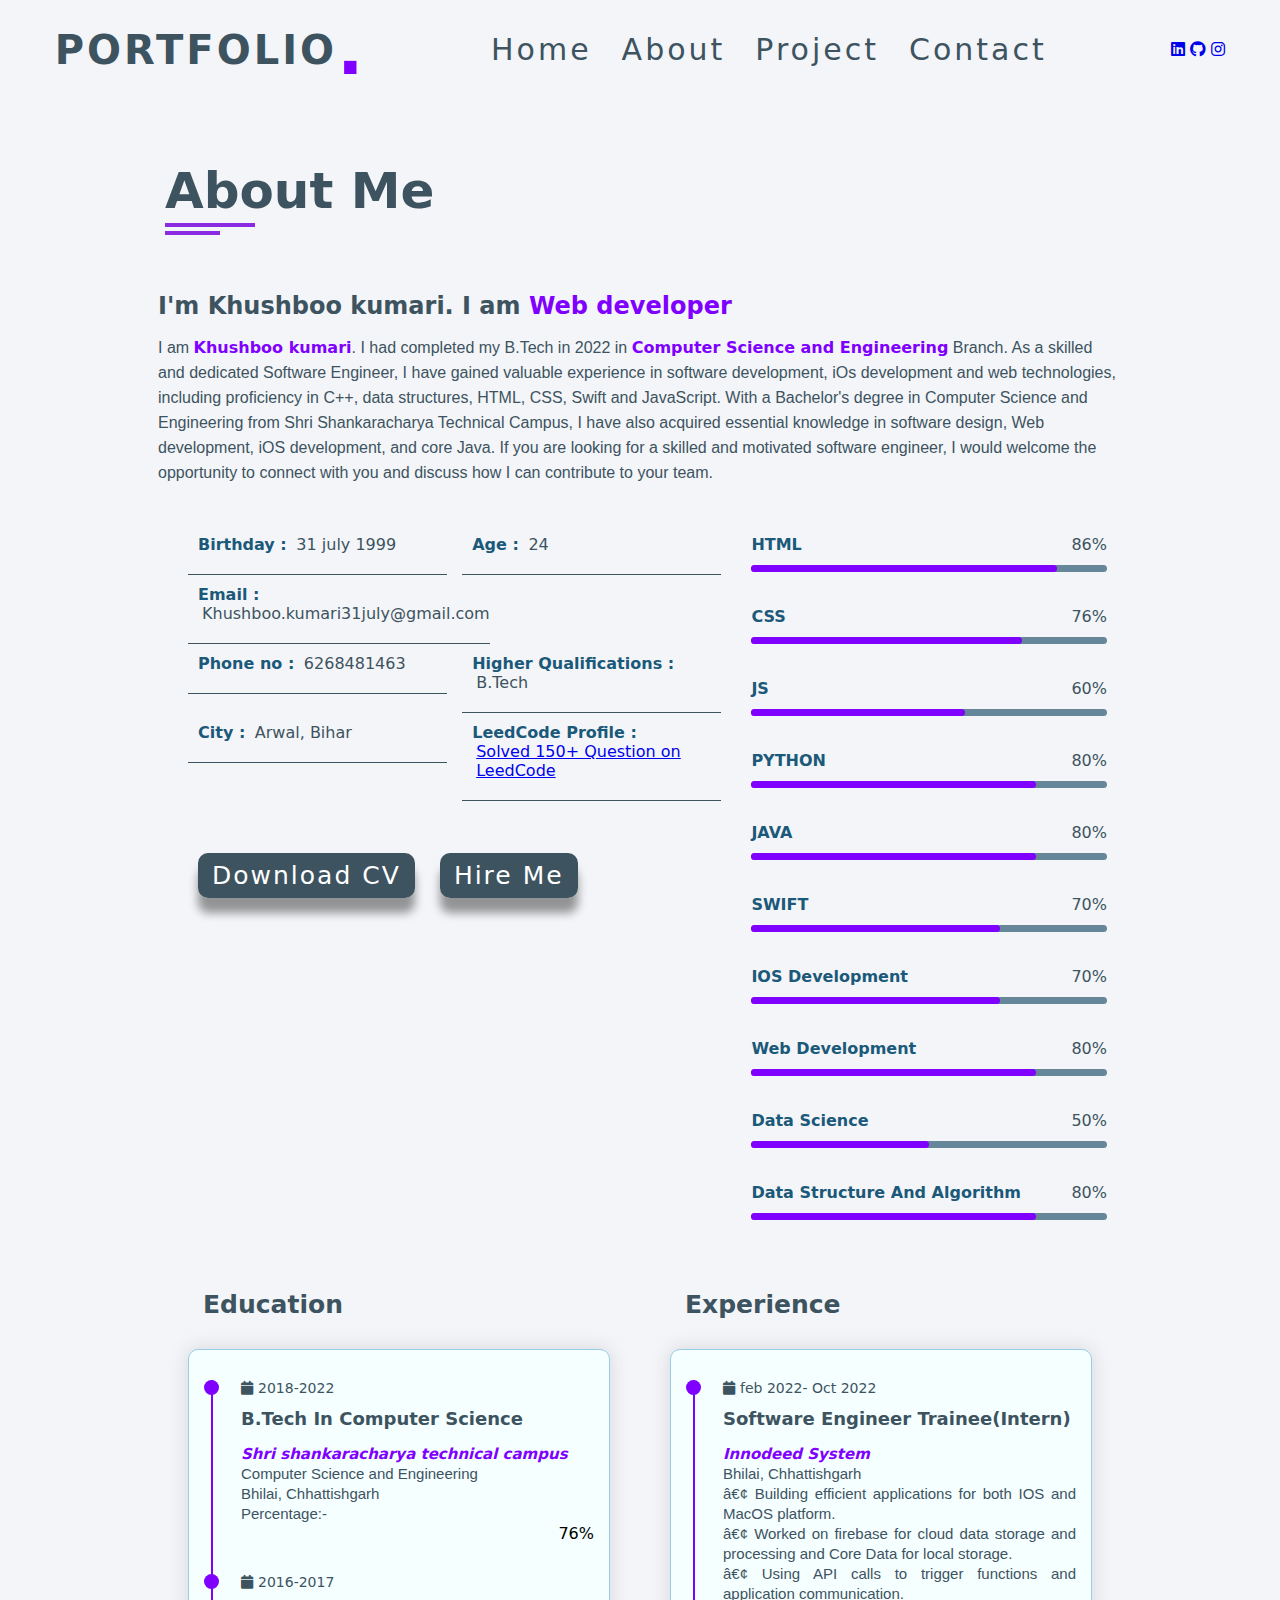
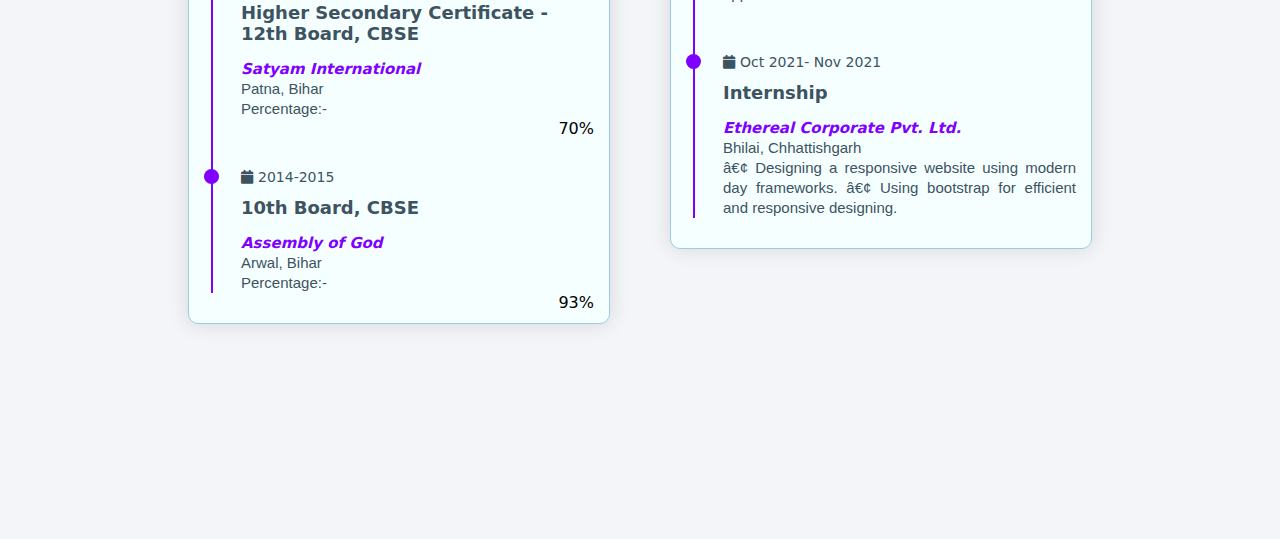
<file: about.html>
<!DOCTYPE html>
<html lang ="en">
    <head>
        <meta charset=""UTF-8>
        <link rel="stylesheet" href="aboutstyle.css">
        <link rel="stylesheet" href="https://cdnjs.cloudflare.com/ajax/libs/font-awesome/6.4.0/css/all.min.css">
        <title> Personal Portfolio Website </title>
    </head>
 <body>
    <div class="container">
        <nav>
            <div class="logo">Portfolio<b>.</b></div>
            <ul class="navItems">
                <li><a href="./index.html">Home</a></li>
                <li><a href="./about.html">About</a></li>
                <li><a href="./project.html">Project</a></li>
                <li><a href="./contact.html">Contact</a></li>
                
            </ul>
            <div class="links">
                <a href="https://www.linkedin.com/in/khushboo-kumari-691ba51a3/"><i class="fab fa-linkedin"></i></a>
                <a href="https://github.com/Khushboo9636"><i class="fab fa-github"></i></a>
                <a href="https://www.instagram.com/khushi_k.h.u.s.h/"><i class="fab fa-instagram"></i></a>
   
               
            </div>
        </nav>
        <div class="wrapper">
          <section class="about section">
             <div class="container">
                <div class="row">
                 <div class="section-title">
                <h2>About Me</h2>
              </div>
              </div>
              <div class="row">
                <div class="about-content padd-15">
                   <div class="row">
                    <div class="about-text padd-15">
                        <h3>I'm Khushboo kumari. I am <span>Web developer</span></h3>
                        <p>I am <span style="color: #7f00ff;; font-weight: 700;">Khushboo kumari</span>. I had completed my B.Tech in 2022 in <span style="color: #7f00ff;; font-weight: 700;"> Computer Science and Engineering</span> Branch. As a skilled and dedicated Software Engineer, I have gained valuable experience in software development,  iOs development and web technologies, including proficiency in C++, data structures, HTML, CSS, Swift and JavaScript. With a Bachelor's degree in Computer Science and Engineering from Shri Shankaracharya Technical Campus, I have also acquired essential knowledge in software design, Web development, iOS development, and core Java.  If you are looking for a skilled and motivated software engineer, I would welcome the opportunity to connect with you and discuss how I can contribute to your team.</p>
                    </div>
                   </div>
                   <div class="row">
                    <div class="personal-info">
                        <div class="row">
                            <div class="info-item">
                                <p>Birthday : <span>31 july 1999</span></p>
                            </div>
                            <div class="info-item">
                                <p>Age : <span>24</span></p>
                            </div>
                            <div class="info-item">
                                <p>Email : <span>Khushboo.kumari31july@gmail.com</span></p>
                            </div>
                            <div class="info-item">
                                <p>Phone no : <span>6268481463</span></p>
                            </div>
                            <div class="info-item">
                                <p>Higher Qualifications : <span>B.Tech</span></p>
                            </div>
                            <div class="info-item">
                                <p>City : <span>Arwal, Bihar</span></p>
                            </div>
                            <div class="info-item">
                                <p>LeedCode Profile : <span><a href="https://leetcode.com/Khushboo_12/">Solved 150+ Question on LeedCode</a> </span></p>
                            </div>
                        </div>
                         <div class="row">
                          <div class="button">
                            <a href="Khushboo_ResumeUpdated_GitHub.pdf" class="btn" download="Khushboo_ResumeUpdated_GitHub.pdf">download CV</a>
                            <a href="contact.html" class="btn hire-me">Hire Me</a>
                          </div>
                         </div>
                    </div>
                    <div class="skills padd-15">
                        <div class="row">
                            <div class="skill-item padd-15">
                                <h5>HTML</h5>
                                <div class="progress">
                                    <div class="progress-in" style="width: 86%;"></div>
                                    <div class="skill-percent">86%</div>
                                </div>
                            </div>
                            <div class="skill-item padd-15">
                                <h5>CSS</h5>
                                <div class="progress">
                                    <div class="progress-in" style="width: 76%;"></div>
                                    <div class="skill-percent">76%</div>
                                </div>
                            </div>
                            <div class="skill-item padd-15">
                                <h5>JS</h5>
                                <div class="progress">
                                    <div class="progress-in" style="width: 60%;"></div>
                                    <div class="skill-percent">60%</div>
                                </div>
                            </div>
                            <div class="skill-item padd-15">
                                <h5>PYTHON</h5>
                                <div class="progress">
                                    <div class="progress-in" style="width: 80%;"></div>
                                    <div class="skill-percent">80%</div>
                                </div>
                            </div>
                            <div class="skill-item padd-15">
                                <h5>JAVA</h5>
                                <div class="progress">
                                    <div class="progress-in" style="width: 80%;"></div>
                                    <div class="skill-percent">80%</div>
                                </div>
                            </div>
                            <div class="skill-item padd-15">
                                <h5>SWIFT</h5>
                                <div class="progress">
                                    <div class="progress-in" style="width: 70%;"></div>
                                    <div class="skill-percent">70%</div>
                                </div>
                            </div>
                            <div class="skill-item padd-15">
                                <h5>IOS development</h5>
                                <div class="progress">
                                    <div class="progress-in" style="width: 70%;"></div>
                                    <div class="skill-percent">70%</div>
                                </div>
                            </div>
                            <div class="skill-item padd-15">
                                <h5>Web development</h5>
                                <div class="progress">
                                    <div class="progress-in" style="width: 80%;"></div>
                                    <div class="skill-percent">80%</div>
                                </div>
                            </div>
                            <div class="skill-item padd-15">
                                <h5>Data Science</h5>
                                <div class="progress">
                                    <div class="progress-in" style="width: 50%;"></div>
                                    <div class="skill-percent">50%</div>
                                </div>
                            </div>
                            <div class="skill-item padd-15">
                                <h5>Data Structure and  algorithm</h5>
                                <div class="progress">
                                    <div class="progress-in" style="width: 80%;"></div>
                                    <div class="skill-percent">80%</div>
                                </div>
                            </div>
                        </div>
                    </div>
                   </div>
                   <div class="row">
                    <div class="education">
                        <h3 class="title">
                            Education
                        </h3>
                        <div class="row">
                            <div class="timeline-box padd-15">
                                <div class="timeline shadow-dark">
                                <div class="timeline-item">
                                    <div class="circle-dot"></div>
                                    <h3 class="timeline-date">
                                        <i class="fa fa-calendar"></i>2018-2022
                                    </h3>
                                    <h4 class="timeline-title">B.Tech in computer science</h4>
                                    <p class="timeline-text"><i style="color: #7f00ff; font-weight: 600;">Shri shankaracharya technical campus</i></br>
                                        Computer Science and Engineering</br>
                                        Bhilai, Chhattishgarh</br>
                                        Percentage:-<div class="skill-per" style="float: right;">76%</div>
                                    </p>

                                </div>
                                <div class="timeline-item">
                                    <div class="circle-dot"></div>
                                    <h3 class="timeline-date">
                                        <i class="fa fa-calendar"></i>2016-2017
                                    </h3>
                                    <h4 class="timeline-title">Higher Secondary certificate - 12th Board, CBSE </h4>
                                    <p class="timeline-text"><i style="color: #7f00ff;font-weight: 600">Satyam International</i></br>
                                          Patna, Bihar </br>
                                          Percentage:-<div class="skill-per" style="float: right;">70%</div>
                                    </p>
                                    
                                </div>
                                <div class="timeline-item">
                                    <div class="circle-dot"></div>
                                    <h3 class="timeline-date">
                                        <i class="fa fa-calendar"></i>2014-2015
                                    </h3>
                                    <h4 class="timeline-title">10th Board, CBSE</h4>
                                    <p class="timeline-text"><i style="color: #7f00ff;font-weight: 600">Assembly of God</i></br>
                                        Arwal, Bihar </br>
                                        Percentage:-<div class="skill-per" style="float: right;">93%</div>
                                    </p>
                                    
                                </div>
                            </div>
                            </div>
                        </div>
                    </div>
                    <div class="experience">
                        <h3 class="title">Experience</h3>
                        <div class="row">
                            <div class="timeline-box padd-15">
                                <div class="timeline shadow-dark">
                                <div class="timeline-item">
                                    <div class="circle-dot"></div>
                                    <h3 class="timeline-date">
                                        <i class="fa fa-calendar"></i>feb 2022- Oct 2022
                                    </h3>
                                    <h4 class="timeline-title">Software Engineer Trainee(Intern)</h4>
                                    <p class="timeline-text"><i style="color: #7f00ff; font-weight: 600;">Innodeed System </i></br>
                                   Bhilai, Chhattishgarh </br>
                                   • Building efficient applications for both IOS and MacOS platform. </br>
                                   • Worked on firebase for cloud data storage and processing and Core Data for local storage.</br>
                                   • Using API calls to trigger functions and application communication.
                                    </p>

                                </div>
                                <div class="timeline-item">
                                    <div class="circle-dot"></div>
                                    <h3 class="timeline-date">
                                        <i class="fa fa-calendar"></i>Oct 2021- Nov 2021
                                    </h3>
                                    <h4 class="timeline-title">Internship </h4>
                                    <p class="timeline-text"><i style="color: #7f00ff;font-weight: 600">Ethereal Corporate Pvt. Ltd.</i></br>
                                        Bhilai, Chhattishgarh</br>
                                          • Designing a responsive website using modern day frameworks.
                                          • Using bootstrap for efficient and responsive designing.
                                    </p>
                                </div>
                            </div>
                            </div>
                        </div>
                    </div>
                   </div>

                </div>
              </div>
          </div>
         </section>
         </div>
         </div>

</body>
</html>
</file>
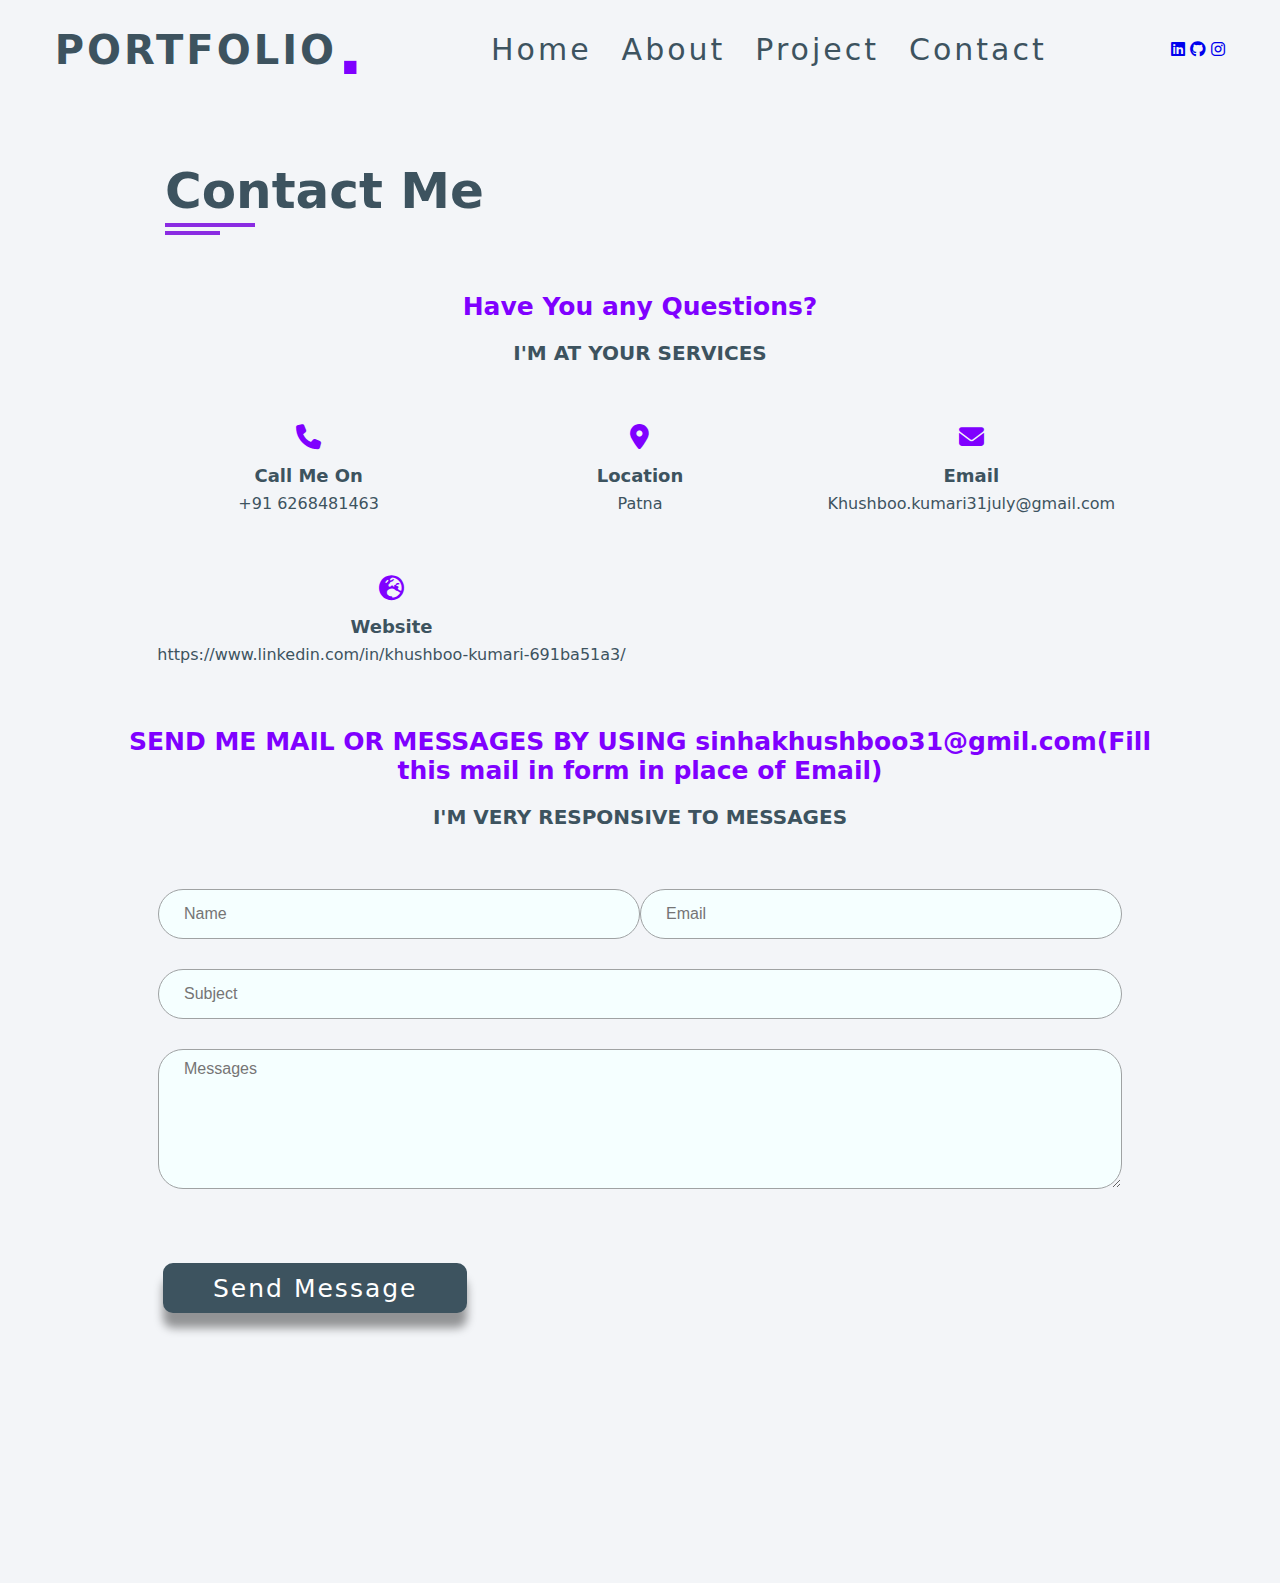
<file: contact.html>
<!DOCTYPE html>
<html lang ="en">
    <head>
        <meta charset=""UTF-8>
        <link rel="stylesheet" href="contact.css">
        <link rel="stylesheet" href="https://cdnjs.cloudflare.com/ajax/libs/font-awesome/6.4.0/css/all.min.css">
        <title> Personal Portfolio Website </title>
    </head>
 <body>
    <div class="container">
        <nav>
            <div class="logo">Portfolio<b>.</b></div>
            <ul class="navItems">
                <li><a href="./index.html">Home</a></li>
                <li><a href="./about.html">About</a></li>
                <li><a href="./project.html">Project</a></li>
                <li><a href="./contact.html">Contact</a></li>
                
            </ul>
            <div class="links">
                <a href="https://www.linkedin.com/in/khushboo-kumari-691ba51a3/"><i class="fab fa-linkedin"></i></a>
                <a href="https://github.com/Khushboo9636"><i class="fab fa-github"></i></a>
                <a href="https://www.instagram.com/khushi_k.h.u.s.h/"><i class="fab fa-instagram"></i></a>
               
            </div>
        </nav>
        
        <div class="wrapper">
            <section class="contact section">
               <div class="container">
                  <div class="row">
                   <div class="section-title">
                  <h2>Contact Me</h2>
                </div>
                </div>
                <h3 class="contact-title">Have You any Questions? </h3>
                <h4 class="contact-sub-title">I'M AT YOUR SERVICES</h4>
                <div class="row">
                    <!--items-->
                    <div class="contact-info-item padd-15">
                        <div class="icon"><i class="fa fa-phone"></i></div>
                        <h4>Call Me On </h4>
                        <p>+91 6268481463</p>
                    </div>
                     <!--items-->
                     <div class="contact-info-item padd-15">
                        <div class="icon"><i class="fa fa-map-marker-alt"></i></div>
                        <h4>Location </h4>
                        <p>Patna</p>
                    </div>
                      
                    <div class="contact-info-item padd-15">
                        <div class="icon"><i class="fa fa-envelope"></i></div>
                        <h4> Email</h4>
                        <p>Khushboo.kumari31july@gmail.com</p>
                    </div>
                    <div class="contact-info-item padd-15">
                        <div class="icon"><i class="fa fa-globe-europe"></i></div>
                        <h4> Website</h4>
                        <p>https://www.linkedin.com/in/khushboo-kumari-691ba51a3/</p>
                    </div>
                   
                </div>
                <h3 class="contact-title padd-15">SEND ME MAIL OR MESSAGES BY USING sinhakhushboo31@gmil.com(Fill this mail in form in place of Email)</h3>
                <h4 class="contact-sub-title padd-15">I'M VERY RESPONSIVE TO MESSAGES</h4>
                  
                <div class="row">
                    <div class="contact-form padd-15">
                        <form onsubmit="sendEmail(); reset(); return false;">
                        <div class="row">
                            <div class="form-item col-6 padd-15">
                                <div class="form-group">
                                    <input type="text" id="name"  name="name"   class="form-control" placeholder="Name">
                                </div>
                            </div>
                            <div class="form-item col-6 padd-15">
                                <div class="form-group">
                                    <input type="text" id="email"  name="email" class="form-control" placeholder="Email">
                                </div>
                            </div>
                        </div>
                            <div class="row">
                                <div class="form-item col-12 padd-15">
                                    <div class="form-group">
                                        <input type="text" id="subject" name="subject"  class="form-control" placeholder="Subject">
                                    </div>
                                </div>
                            </div>
                            <div class="row">
                                <div class="form-item col-12 padd-15">
                                    <div class="form-group">
                                        <textarea name="message" id="message" class="form-control" placeholder="Messages"></textarea>
                                    </div>
                                </div>
                            </div>
                            <div class="row">
                                <div class="form-item col-12 padd-15">
                                    <button type="submit" value="Send Email" class="btn">Send Message</button>
                                </div>
                            </div>
                        </form>

                        </div>
                    </div>
                </div>
           
           
          </section>

        </div>
    </div>
    <script src=" https://smtpjs.com/v3/smtp.js"></script>
  <script>
    function sendEmail(){
        Email.send({
             Host : "smtp.elasticemail.com",
            Username : "sinhakhushboo31@gmail.com",
             Password : "08C25D7D08A99D974E9F68DCD01E70BB40BA",
             To : 'khushboo.kumari31july@gmail.com',
            From : document.getElementById("email").value,
           Subject : "New Contact Form Enquiry",
           Body : "And this is the body"
        }).then(
           message => alert(message)
          );
    }
  </script>
  </body>
  </html>
</file>
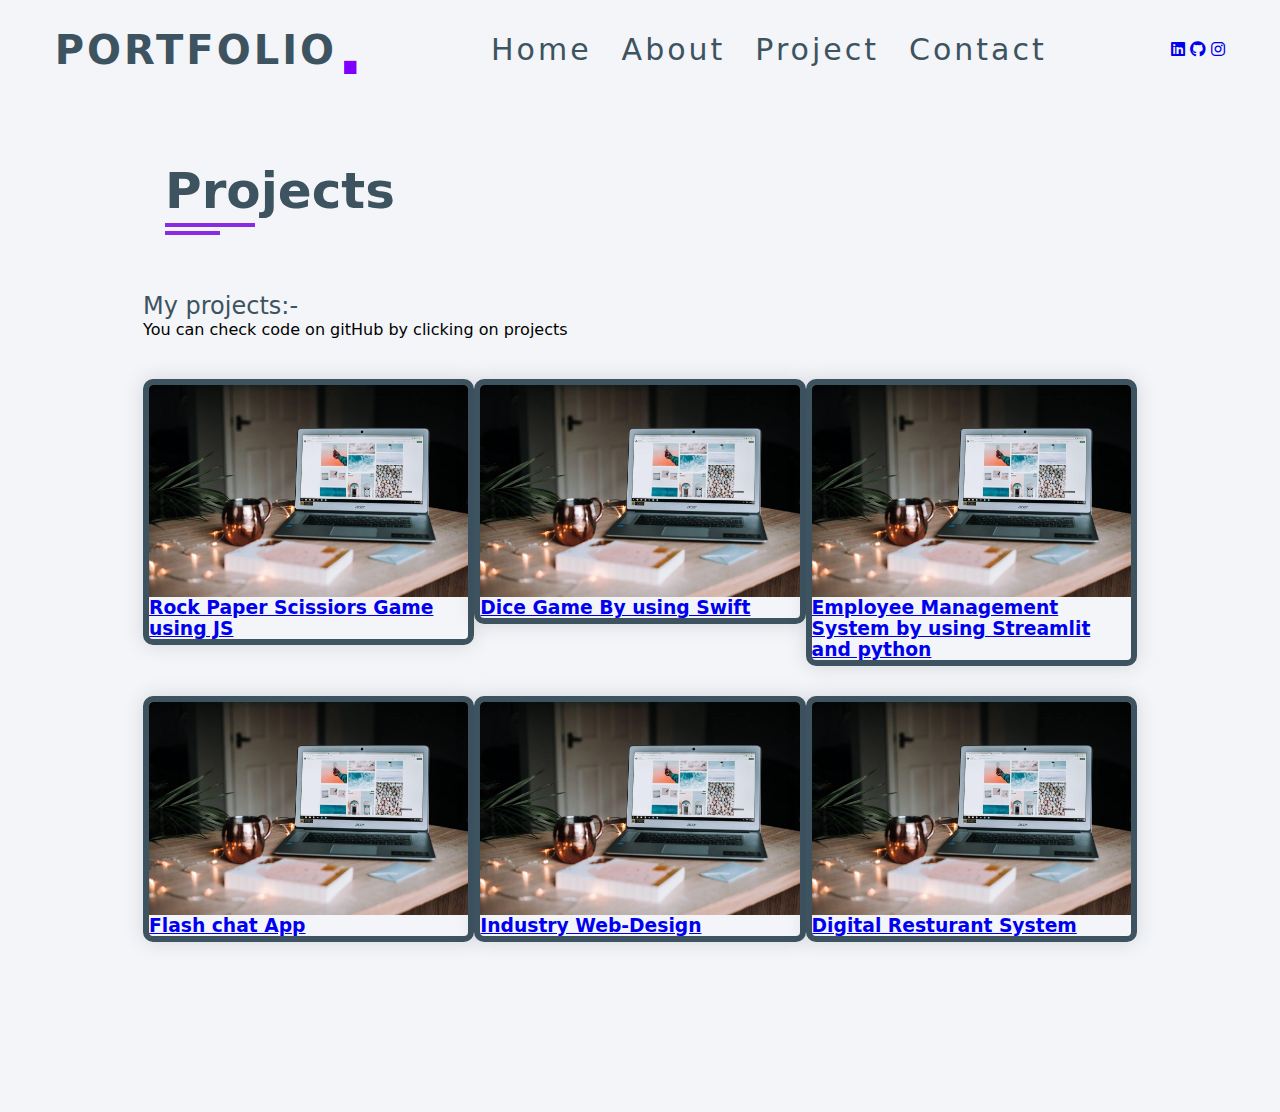
<file: project.html>
<!DOCTYPE html>
<html lang ="en">
    <head>
        <meta charset=""UTF-8>
        <link rel="stylesheet" href="contact.css">
        <link rel="stylesheet" href="aboutstyle.css">

        <link rel="stylesheet" href="https://cdnjs.cloudflare.com/ajax/libs/font-awesome/6.4.0/css/all.min.css">
        <title> Personal Portfolio Website </title>
    </head>
 <body>
    <div class="container">
        <nav>
            <div class="logo">Portfolio<b>.</b></div>
            <ul class="navItems">
                <li><a href="./index.html">Home</a></li>
                <li><a href="./about.html">About</a></li>
                <li><a href="./project.html">Project</a></li>
                <li><a href="./contact.html">Contact</a></li>
                
            </ul>
            <div class="links">
                <a href="https://www.linkedin.com/in/khushboo-kumari-691ba51a3/"><i class="fab fa-linkedin"></i></a>
                <a href="https://github.com/Khushboo9636"><i class="fab fa-github"></i></a>
                <a href="https://www.instagram.com/khushi_k.h.u.s.h/"><i class="fab fa-instagram"></i></a>
               
            </div>
        </nav>
        
        <div class="wrapper">
            <section class="portfolio section">
               <div class="container">
                  <div class="row">
                   <div class="section-title">
                  <h2>Projects</h2>
                </div>
                </div>
                <div class="row">
                    <div class="portfolio-heading padd-15">
                        <h2>My projects:-</h2>
                        <p>You can check code on gitHub by clicking on projects</p>
                        
                    </div>
                </div>
                
                <div class="row">
                    <div class="portfolio-item padd-15">
                        <div class="portfolio-item-inner shadow-dark">
                            <div class="portfolio-img">
                                <img src="image/tech3.jpg" alt="Rock Paper Scissiors game" >
                                <a href="https://github.com/Khushboo9636/RockPaperScissorGame"><h3 class="project">Rock Paper Scissiors Game using JS </h3></a>
                             
                            </div>
                        </div>
                    </div>
                    <div class="portfolio-item padd-15">
                        <div class="portfolio-item-inner shadow-dark">
                            <div class="portfolio-img">
                                <img src="image/tech3.jpg" alt="">
                                <a href="https://github.com/Khushboo9636/Dicee"><h3 class="project">Dice Game By using Swift </h3></a>
                             
                            </div>
                        </div>
                    </div>
                    <div class="portfolio-item padd-15">
                        <div class="portfolio-item-inner shadow-dark">
                            <div class="portfolio-img">
                                <img src="image/tech3.jpg" alt="">
                                <a href="https://github.com/Khushboo9636/Employee_Management_System"><h3 class="project">Employee Management System by using Streamlit and python </h3></a>
                            </div>
                        </div>
                    </div>
                    <div class="portfolio-item padd-15">
                        <div class="portfolio-item-inner shadow-dark">
                            <div class="portfolio-img">
                                <img src="image/tech3.jpg" alt="">
                                <a href="https://github.com/Khushboo9636/flash_chat_App"><h3 class="project">Flash chat App </h3></a>

                            </div>
                        </div>
                    </div>
                    <div class="portfolio-item padd-15">
                        <div class="portfolio-item-inner shadow-dark">
                            <div class="portfolio-img">
                                <img src="image/tech3.jpg" alt="">
                                <a href="https://github.com/Khushboo9636/industry_WebDesign"><h3 class="project">Industry Web-Design </h3></a>

                            </div>
                        </div>
                    </div>
                    <div class="portfolio-item padd-15">
                        <div class="portfolio-item-inner shadow-dark">
                            <div class="portfolio-img">
                                <img src="image/tech3.jpg" alt="">
                                <a href="https://github.com/Khushboo9636"><h3 class="project">Digital Resturant System </h3></a>
                            </div>
                        </div>
                    </div>


                </div>

             </div>
           </section>
         </div>
     </div>
  </body>
</html>
</file>
<file: aboutstyle.css>
*{
    margin: 0;
    padding: 0;
    box-sizing: border-box;
    font-family:system-ui, -apple-system, BlinkMacSystemFont, 'Segoe UI', Roboto, Oxygen, Ubuntu, Cantarell, 'Open Sans', 'Helvetica Neue', sans-serif ;

}
body{
  
 overflow: visible;
    

}
.container{
    width: 100%;
    min-height: 10vh;
    background-color: #f3f5f8;
    margin: 0;
    padding-bottom: 100px;
   
    
}
.shadow-dark{
    box-shadow: 0 0 20px rgba(48,46,77,0.15);
}
nav {
    display: flex;
    width: 100%;
    justify-content: space-around;
    height: 80px;
    z-index: 111;
    padding-top: 10px;
   
    line-height: 80px;
   
 }
.logo{
    display: flex;
    font-size: 40px;
    font-weight: 800;
    color: #3d535f;
    letter-spacing: 3px;
    cursor: pointer;
    text-transform: uppercase;
}
b{
    font-size: 70px;
    color: #7f00ff;
}
.navItems{
    display: flex;
}
.navItems li {
    list-style: none;
    margin: 0 15px;
}
.navItems li a{
    font-size: 30px;
    color: #3d535f;
    letter-spacing: 3px;
    text-decoration: none;
    text-transform: capitalize;

}
.navItems li:hover a,.links a:hover{
    color: #7f00ff;
}
.link a{
    font-size: 30px;
    color: #3d535f;
    margin: 25px 10px;
}
.wrapper{
    display: flex;
    width: 100%;
    height: 100%;
    justify-content:center ;
    align-items: center;
    padding: 0 10%;
    overflow: hidden;
}
.section.container{
    padding-top: 60px;
    padding-bottom: 70px;
}
.section-title{
    flex: 0 0 100%;
    max-width: 100%;
    padding: 22px;
    margin-bottom: 50px;
    margin-top: 60px;

}
.section-title h2{
    font-size: 50px;
    color: #3d535f;
    font-weight: 700;
    position: relative;
}
.section-title h2::before{
    content: '';
    height: 4px;
    width: 90px;
    background-color: blueviolet;
    position: absolute;
    top: 105%;
    left: 0;
}
.section-title h2::after{
    content: '';
    height: 4px;
    width: 55px;
    background-color: blueviolet;
    position: absolute;
    top: 105%;
    left: 0;
    margin-top: 8px;
}
.row{
    display: flex;
    flex-wrap: wrap;
    margin-left: 15px;
    margin-right: 15px;
    position: relative;
}
.about .about-content{
    flex: 0 0 100%;
    max-width: 100%;
   
}
.about .about-content .about-text{
    flex: 0 0 100%;
    max-width: 100%;
    
}
.about .about-content .about-text h3{
    font-size: 24px;
    margin-bottom: 15px;
    font-weight: 700;
    color: #3d535f;

}
.about .about-content .about-text h3 span{
    color: #7f00ff;
}
.about .about-content .about-text p{
    font-size: 16px;
    line-height: 25px;
    color: #3d535f;
    font-family: sans-serif;


}
.about .about-content .personal-info{
    flex: 0 0 60%;
    max-width: 60%;
 
    margin-top: 40px;
}
.about .about-content .personal-info .info-item{
    flex: 0 0 50%;
    max-width: 80%;
    padding-left: 15px;
}
.about .about-content .personal-info .info-item p{
    font-weight: 600;
    padding: 10px 0 20px 10px;
    font-size: 16px;
    color: #1b597a ;
    border-bottom: 1px solid #3d535f;

}
.about .about-content .personal-info .info-item p span{
    font-weight: 400;
    color: #3d535f;
    margin-left: 4px;
    display: inline-block;
}

.about .about-content .skills{
    flex:0 0 40%;
    max-width: 40%;
    
    margin-top: 40px;
}
.btn{

    text-decoration: none;
    border-radius: 10px;
    outline: none;
    border: none;
    cursor: pointer;
    font-size: 25px;
    font-weight: 400;
    color: #fff;
    background-color: #3d535f;
    padding: 8px 14px;
    margin: 40px 5px;
    letter-spacing: 2px;
    text-transform: capitalize;
    box-shadow: 0 15px 10px rgba(0,0,0,0.4);
}
.button{
    width: 100%;
    position: relative;
    left:20px;
    top: 30px;
     

}
.button:hover{
    background-color: #7f00ff;
}
.about .about-content .personal-info .button{
    margin-top: 30px;
}
.about .about-content .personal-info .button .btn{
    margin-right: 15px;
    margin-top: 10px;
}
.about .about-content .skills .skill-item
{
    flex: 0 0 100%;
    max-width: 100%;
    margin-bottom: 25px;
   
}
.about .about-content .skills .skill-item h5{
    line-height: 40px;
    font-weight: 600;
    font-size: 16px;
    color: #1b597a;
    text-transform: capitalize;

}
.about .about-content .skills .skill-item .progress{
    background-color: #658799;
    height: 7px;
    border-radius: 4px;
    width: 100%;
    position: relative;
}
.about .about-content .skills .skill-item .progress .progress-in{
    position: absolute;
    left: 0;
    top: 0;
    height: 100%;
    border-radius: 4px;
    background-color: #7f00ff;

}
.about .about-content .skills .skill-item .skill-percent{
    position: absolute;
    right: 0;
    color: #3d535f;
    top: -40px;
    font-weight: 400;
    line-height: 40px;

}

.about .about-content .education,
.about .about-content .experience{
 flex: 0 0 50%;
 max-width: 50%;
 margin-top: 30px;

 padding: 15px;
}

.about .about-content h3.title{
    font-size: 25px;
    margin-bottom: 30px;
    font-weight: 700;
    color: #3d535f;
    padding-left: 30px;
}
.about .about-content .timeline-box{
    flex: 0 0 100%;
    max-width: 100%;
}
.about .about-content .timeline{
    background-color: #f5ffff;
    padding: 30px 15px;
    border: 1px solid #9bcce6;
    border-radius: 10px;
    width: 100%;
    position: relative;
}
.about .about-content .timeline .timeline-item {
position: relative;
padding-left: 37px;
padding-bottom: 50px;
}
.about .about-content .timeline .timeline-item:last-child{
 padding-bottom: 0;
}
.about .about-content .timeline .timeline-item::before
{
content: '';
width: 2px;
position: absolute;
height: 100%;
left: 7px;
top: 0;
background-color: #7f00ff;
}
.about .about-content .timeline .circle-dot{
    position: absolute;
    left: 0;
    top: 0;
    height: 15px;
    width: 15px;
    border-radius: 50%;
    background-color: #7f00ff;

}
.about .about-content .timeline .timeline-date{
    font-weight: 400;
    font-size: 14px;
    margin-bottom: 12px;
    color: #3d535f;
}
.about .about-content .timeline .timeline-date .fa{
    margin-right: 5px;
}
.about .about-content .timeline .timeline-title{
    font-weight: 700;
    font-size: 18px;
    margin-bottom: 15px;
    color: #3d535f;
    text-transform: capitalize;
}
.about .about-content .timeline .timeline-text{
    line-height: 20px;
    font-size: 15px;
    text-align: justify;
    color: #3d535f;
    font-family: sans-serif;
}
/* contact  */
.contact-title{
    color: #7f00ff;
    text-align: center;
    font-size: 25px;
    margin-bottom: 20px;
}


.portfolio .portfolio-heading{
    flex: 0 0 100%;
    max-width: 100%;
    margin-bottom: 40px;

}
.portfolio .portfolio-heading h2 {
    color: #3d535f;
    font-weight: 500;
}
.portfolio .container{
    padding-bottom: 40px;
}

.portfolio .portfolio-item{
    flex:0 0 33.33%;
    max-width: 33.33%;
    margin-bottom: 30px;
}
.portfolio .portfolio-item-inner {
    border: 6px solid #3d535f;
    border-radius: 10px;
    overflow: hidden;
    cursor: pointer;
}
.portfolio .portfolio-item-inner .portfolio-img img {
    width: 100%;
    display: block;
}
</file>
<file: contact.css>
*{
    margin: 0;
    padding: 0;
    box-sizing: border-box;
    font-family:system-ui, -apple-system, BlinkMacSystemFont, 'Segoe UI', Roboto, Oxygen, Ubuntu, Cantarell, 'Open Sans', 'Helvetica Neue', sans-serif ;

}
body{
  
 overflow: visible;
    

}
.container{
    width: 100%;
    min-height: 10vh;
    background-color: #f3f5f8;
    margin: 0;
    padding-bottom: 100px;
   
    
}
.shadow-dark{
    box-shadow: 0 0 20px rgba(48,46,77,0.15);
}
nav {
    display: flex;
    width: 100%;
    justify-content: space-around;
    height: 80px;
    z-index: 111;
    padding-top: 10px;
   
    line-height: 80px;
   
 }
.logo{
    display: flex;
    font-size: 40px;
    font-weight: 800;
    color: #3d535f;
    letter-spacing: 3px;
    cursor: pointer;
    text-transform: uppercase;
}
b{
    font-size: 70px;
    color: #7f00ff;
}
.navItems{
    display: flex;
}
.navItems li {
    list-style: none;
    margin: 0 15px;
}
.navItems li a{
    font-size: 30px;
    color: #3d535f;
    letter-spacing: 3px;
    text-decoration: none;
    text-transform: capitalize;

}
.navItems li:hover a,.links a:hover{
    color: #7f00ff;
}
.link a{
    font-size: 30px;
    color: #3d535f;
    margin: 25px 10px;
}
.wrapper{
    display: flex;
    width: 100%;
    height: 100%;
    justify-content:center ;
    align-items: center;
    padding: 0 10%;
    overflow: hidden;
}
.section.container{
    padding-top: 60px;
    padding-bottom: 70px;
}
.section-title{
    flex: 0 0 100%;
    max-width: 100%;
    padding: 22px;
    margin-bottom: 50px;
    margin-top: 60px;

}
.section-title h2{
    font-size: 50px;
    color: #3d535f;
    font-weight: 700;
    position: relative;
}
.section-title h2::before{
    content: '';
    height: 4px;
    width: 90px;
    background-color: blueviolet;
    position: absolute;
    top: 105%;
    left: 0;
}
.section-title h2::after{
    content: '';
    height: 4px;
    width: 55px;
    background-color: blueviolet;
    position: absolute;
    top: 105%;
    left: 0;
    margin-top: 8px;
}
.row{
    display: flex;
    flex-wrap: wrap;
    margin-left: 15px;
    margin-right: 15px;
    position: relative;
}
.about .about-content{
    flex: 0 0 100%;
    max-width: 100%;
   
}
.about .about-content .about-text{
    flex: 0 0 100%;
    max-width: 100%;
    
}
.about .about-content .about-text h3{
    font-size: 24px;
    margin-bottom: 15px;
    font-weight: 700;
    color: #3d535f;

}
.about .about-content .about-text h3 span{
    color: #7f00ff;
}
.about .about-content .about-text p{
    font-size: 16px;
    line-height: 25px;
    color: #3d535f;
    font-family: sans-serif;


}
.about .about-content .personal-info{
    flex: 0 0 60%;
    max-width: 60%;
 
    margin-top: 40px;
}
.about .about-content .personal-info .info-item{
    flex: 0 0 50%;
    max-width: 80%;
    padding-left: 15px;
}
.about .about-content .personal-info .info-item p{
    font-weight: 600;
    padding: 10px 0 20px 10px;
    font-size: 16px;
    color: #1b597a ;
    border-bottom: 1px solid #3d535f;

}
.about .about-content .personal-info .info-item p span{
    font-weight: 400;
    color: #3d535f;
    margin-left: 4px;
    display: inline-block;
}

.about .about-content .skills{
    flex:0 0 40%;
    max-width: 40%;
    
    margin-top: 40px;
}
.btn{

    text-decoration: none;
    border-radius: 10px;
    outline: none;
    border: none;
    cursor: pointer;
    font-size: 25px;
    font-weight: 400;
    color: #fff;
    background-color: #3d535f;
    padding: 8px 14px;
    margin: 40px 5px;
    letter-spacing: 2px;
    text-transform: capitalize;
    box-shadow: 0 15px 10px rgba(0,0,0,0.4);
}
.button{
    width: 100%;
    position: relative;
    left:20px;
    top: 30px;
     

}
.button:hover{
    background-color: #7f00ff;
}
.about .about-content .personal-info .button{
    margin-top: 30px;
}
.about .about-content .personal-info .button .btn{
    margin-right: 15px;
    margin-top: 10px;
}
.about .about-content .skills .skill-item
{
    flex: 0 0 100%;
    max-width: 100%;
    margin-bottom: 25px;
   
}
.about .about-content .skills .skill-item h5{
    line-height: 40px;
    font-weight: 600;
    font-size: 16px;
    color: #1b597a;
    text-transform: capitalize;

}
.about .about-content .skills .skill-item .progress{
    background-color: #658799;
    height: 7px;
    border-radius: 4px;
    width: 100%;
    position: relative;
}
.about .about-content .skills .skill-item .progress .progress-in{
    position: absolute;
    left: 0;
    top: 0;
    height: 100%;
    border-radius: 4px;
    background-color: #7f00ff;

}
.about .about-content .skills .skill-item .skill-percent{
    position: absolute;
    right: 0;
    color: #3d535f;
    top: -40px;
    font-weight: 400;
    line-height: 40px;

}

.about .about-content .education,
.about .about-content .experience{
 flex: 0 0 50%;
 max-width: 50%;
 margin-top: 30px;

 padding: 15px;
}

.about .about-content h3.title{
    font-size: 25px;
    margin-bottom: 30px;
    font-weight: 700;
    color: #3d535f;
    padding-left: 30px;
}
.about .about-content .timeline-box{
    flex: 0 0 100%;
    max-width: 100%;
}
.about .about-content .timeline{
    background-color: #f5ffff;
    padding: 30px 15px;
    border: 1px solid #9bcce6;
    border-radius: 10px;
    width: 100%;
    position: relative;
}
.about .about-content .timeline .timeline-item {
position: relative;
padding-left: 37px;
padding-bottom: 50px;
}
.about .about-content .timeline .timeline-item:last-child{
 padding-bottom: 0;
}
.about .about-content .timeline .timeline-item::before
{
content: '';
width: 2px;
position: absolute;
height: 100%;
left: 7px;
top: 0;
background-color: #7f00ff;
}
.about .about-content .timeline .circle-dot{
    position: absolute;
    left: 0;
    top: 0;
    height: 15px;
    width: 15px;
    border-radius: 50%;
    background-color: #7f00ff;

}
.about .about-content .timeline .timeline-date{
    font-weight: 400;
    font-size: 14px;
    margin-bottom: 12px;
    color: #3d535f;
}
.about .about-content .timeline .timeline-date .fa{
    margin-right: 5px;
}
.about .about-content .timeline .timeline-title{
    font-weight: 700;
    font-size: 18px;
    margin-bottom: 15px;
    color: #3d535f;
    text-transform: capitalize;
}
.about .about-content .timeline .timeline-text{
    line-height: 20px;
    font-size: 15px;
    text-align: justify;
    color: #3d535f;
    font-family: sans-serif;
}
/* contact  */
.contact-title{
    color: #7f00ff;
    text-align: center;
    font-size: 25px;
    margin-bottom: 20px;
}
.contact-sub-title{
    color: #3d535f;
    text-align: center;
    font-size: 20px;
    margin-bottom: 60px;
 
}
.contact .contact-info-item{
 flex: 4 0 30%;
 max-width: 50%;
 text-align: center;
 margin-bottom: 60px;
}
.contact .contact-info-item .icon{
    display: inline-block;
}
.contact-info-item .icon .fa{
    font-size: 25px;
    color: #7f00ff;
}
.contact .contact-info-item h4 {
    font-size: 18px;
    font-weight: 700;
    color: #3d535f;
    text-transform: capitalize;
    margin: 15px 0 5px;
}
.contact .contact-info-item p{
    font-size: 16px;
    line-height: 25px;
    color: #3d535f;
}
.contact .contact-form{
    flex:0 0 100%;
    max-width: 100%;
}
.contact .contact-form .col-6{
    flex: 0 0 50%;
    max-width: 50%;
}
.contact .contact-form .col-12{
    flex: 0 0 100%;
    max-width: 100%;
   

}
.contact .contact-form .form-item
{
    margin-bottom: 30px;

}
.contact .contact-form .form-item .form-control{
    width: 100%;
    height: 50px;
    border-radius: 25px;
    background: #f5ffff;
    border: 1px solid #9fa2a3;
    padding: 10px 25px;
    font-size: 16px;
    color: #3d535f;
    font-family: 'Gill Sans', 'Gill Sans MT', Calibri, 'Trebuchet MS', sans-serif;
    transition: all 0.3s ease;
}
.contact .contact-form .form-item .form-control:focus{
    box-shadow: 0 0 20px rgba(48,46,77,0.15);
}
.contact .contact-form .form-item textarea.form-control{
    height: 140px;
}
.contact .contact-form .btn{
    height: 50px;
    padding: 0 50px;
}


.portfolio .portfolio-heading{
    flex: 0 0 100%;
    max-width: 100%;
    margin-bottom: 40px;

}
.portfolio .portfolio-heading h2 {
    color: #3d535f;
    font-weight: 500;
}
.portfolio .container{
    padding-bottom: 40px;
}

.portfolio .portfolio-item 
{
   
    flex: 0 0 33.33%;
    max-width: 33.33%;
    margin-bottom: 30px;
}
</file>
